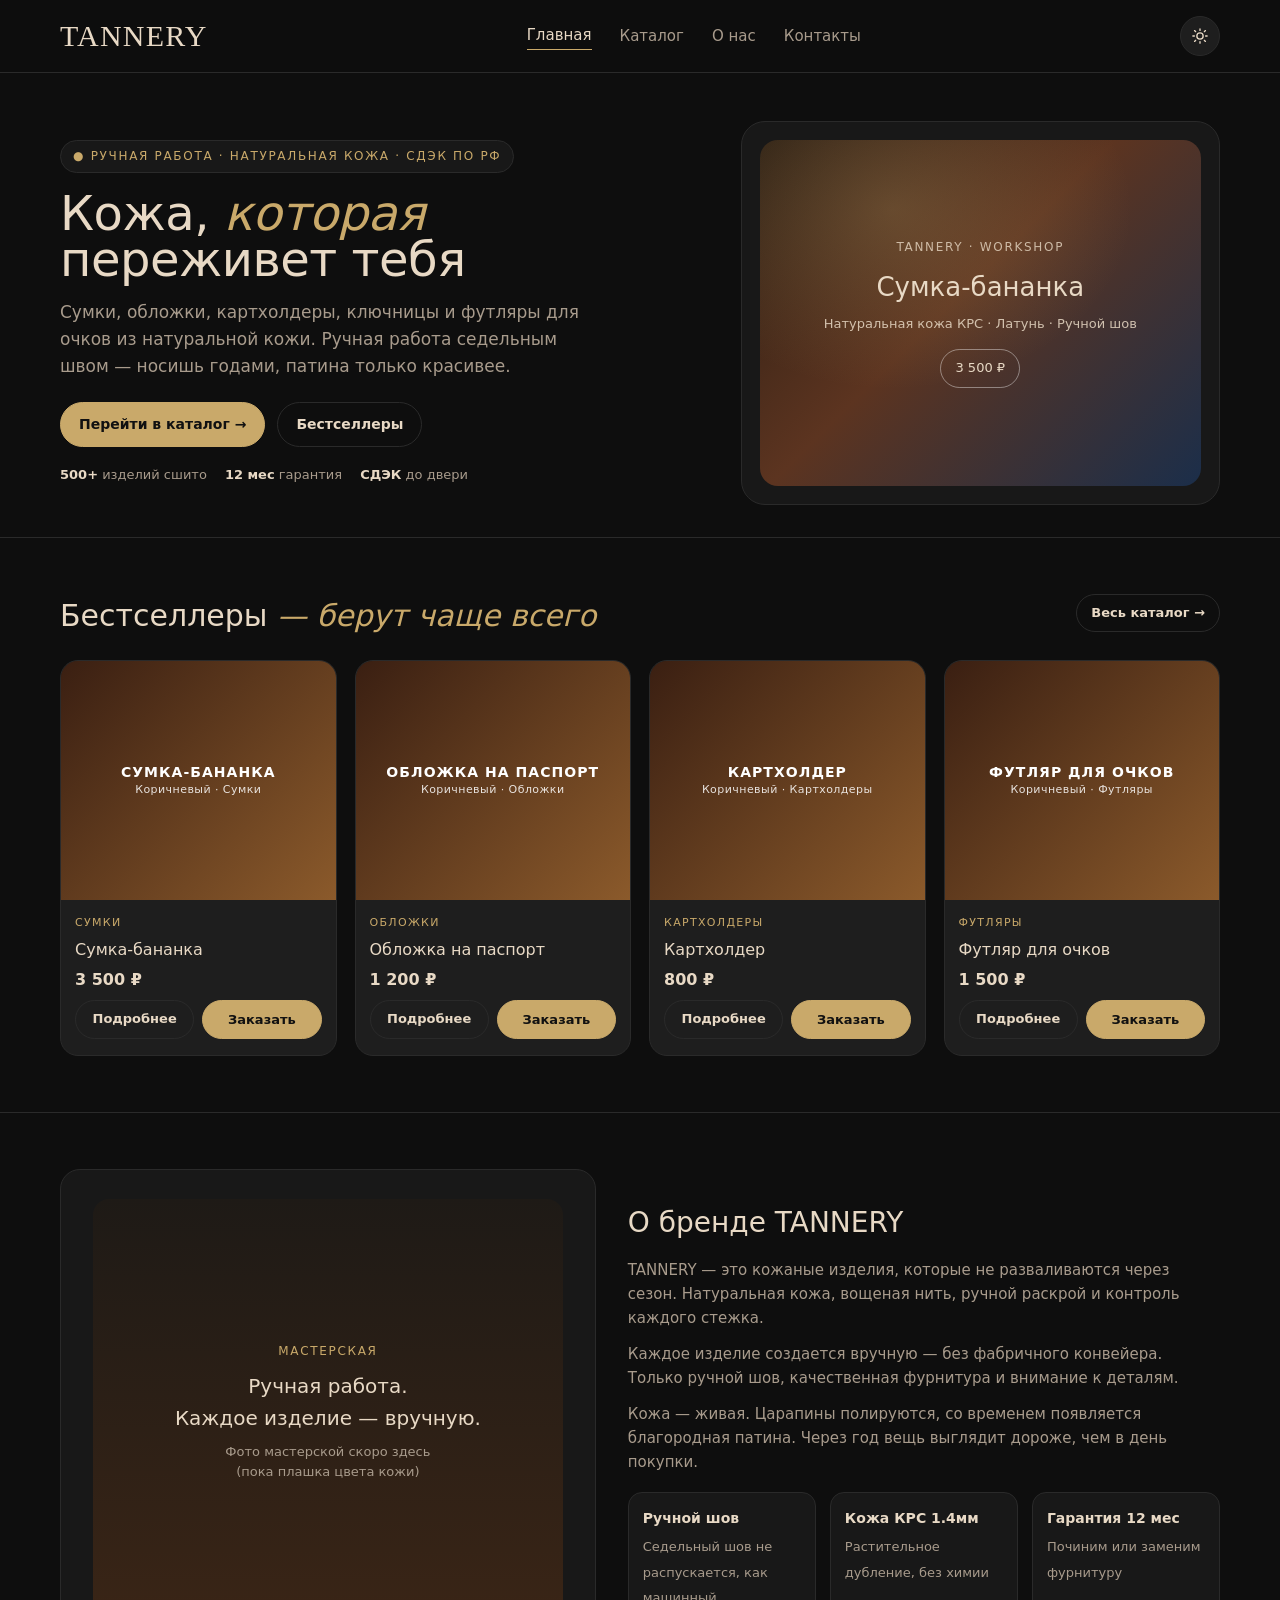
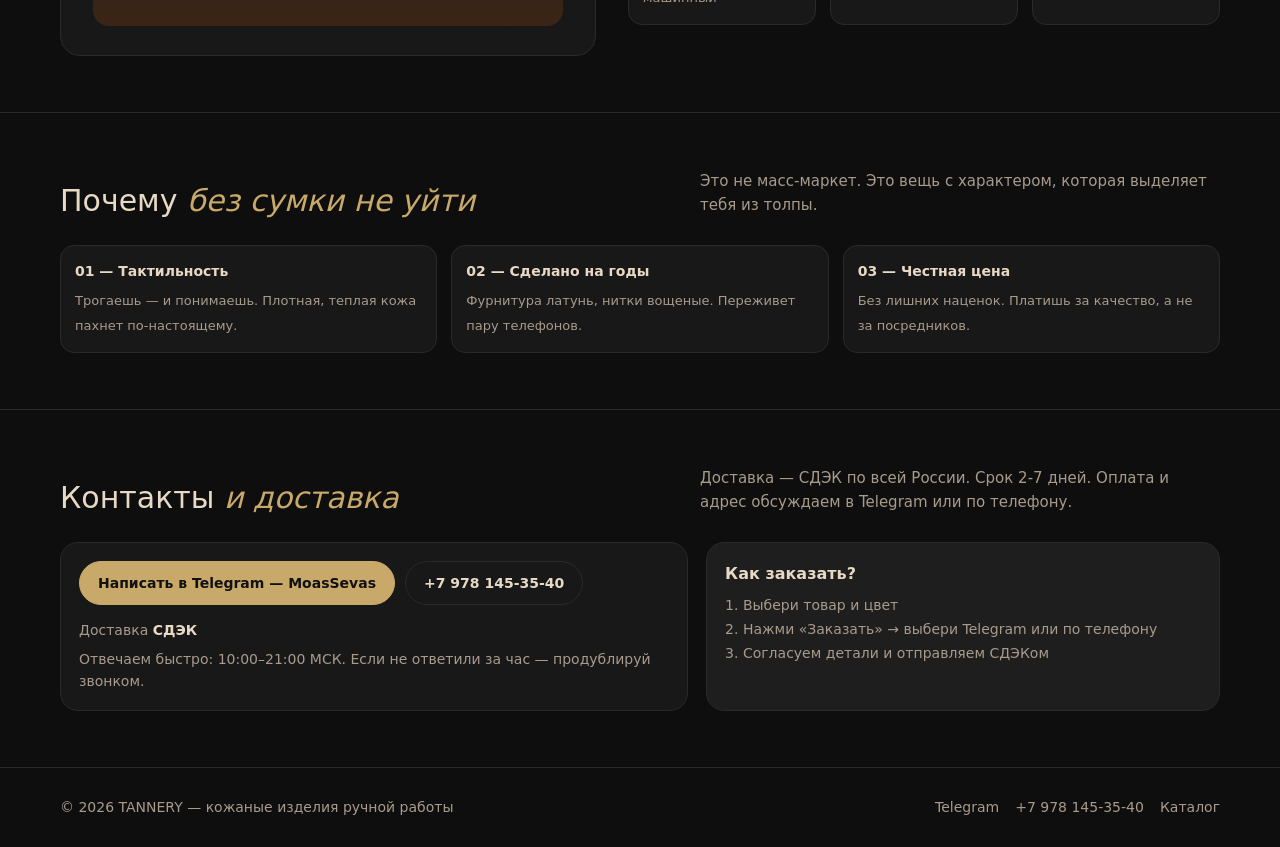
<file: index.html>
<!doctype html>
<html lang="ru">
<head>
<meta charset="utf-8" />
<meta name="viewport" content="width=device-width,initial-scale=1" />
<title>TANNERY — кожаные изделия ручной работы</title>
<meta name="description" content="TANNERY — сумки, обложки на паспорт, картхолдеры, ключницы, футляры для очков из натуральной кожи. Ручная работа. Доставка СДЭК." />
<link rel="stylesheet" href="assets/css/style.css?v=5" />
</head>
<body>

<header class="header">
  <div class="container header__inner">
    <a href="index.html" class="logo">TANNERY</a>
    <nav class="nav" id="nav">
      <a href="index.html" class="active">Главная</a>
      <a href="catalog.html">Каталог</a>
      <a href="#about">О нас</a>
      <a href="#contacts">Контакты</a>
    </nav>
    <div class="header__actions">
      <button class="theme-toggle" id="themeToggle" aria-label="Переключить тему">☀️</button>
      <button class="burger" id="burger" aria-label="Меню">☰</button>
    </div>
  </div>
</header>

<section class="hero">
  <div class="container hero__grid">
    <div>
      <div class="hero__label">● Ручная работа · Натуральная кожа · СДЭК по РФ</div>
      <h1 class="hero__title">Кожа, <i>которая</i><br/>переживет тебя</h1>
      <p class="hero__desc">Сумки, обложки, картхолдеры, ключницы и футляры для очков из натуральной кожи. Ручная работа седельным швом — носишь годами, патина только красивее.</p>
      <div class="hero__cta">
        <a href="catalog.html" class="btn btn--accent">Перейти в каталог →</a>
        <a href="#bestsellers" class="btn btn--ghost">Бестселлеры</a>
      </div>
      <div class="hero__trust">
        <span><strong>500+</strong> изделий сшито</span>
        <span><strong>12 мес</strong> гарантия</span>
        <span><strong>СДЭК</strong> до двери</span>
      </div>
    </div>
    <div class="hero__visual">
      <div class="hero__visual-card">
        <div>
          <div style="font-size:12px; letter-spacing:.14em; text-transform:uppercase; opacity:.8">TANNERY · Workshop</div>
          <div style="font-size:26px; margin:10px 0 6px">Сумка-бананка</div>
          <div style="font-size:13px; opacity:.85">Натуральная кожа КРС · Латунь · Ручной шов</div>
          <div style="margin-top:14px; display:inline-block; border:1px solid rgba(255,255,255,.4); padding:8px 14px; border-radius:999px; font-size:13px">3 500 ₽</div>
        </div>
      </div>
    </div>
  </div>
</section>

<section class="section" id="bestsellers-sec">
  <div class="container">
    <div class="section__head">
      <h2 class="section__title">Бестселлеры <span>— берут чаще всего</span></h2>
      <a href="catalog.html" class="btn btn--ghost btn--sm">Весь каталог →</a>
    </div>
    <div class="grid" id="bestsellers"></div>
  </div>
</section>

<section class="section" id="about">
  <div class="container about">
    <div class="about__img">
      <div class="about__img-inner">
        <div>
          <div style="font-size:12px; letter-spacing:.14em; text-transform:uppercase; color:var(--accent)">Мастерская</div>
          <div style="font-size:20px; margin:8px 0">Ручная работа.<br/>Каждое изделие — вручную.</div>
          <div style="font-size:13px; color:var(--text-muted)">Фото мастерской скоро здесь<br/>(пока плашка цвета кожи)</div>
        </div>
      </div>
    </div>
    <div class="about__text">
      <h2>О бренде TANNERY</h2>
      <p>TANNERY — это кожаные изделия, которые не разваливаются через сезон. Натуральная кожа, вощеная нить, ручной раскрой и контроль каждого стежка.</p>
      <p>Каждое изделие создается вручную — без фабричного конвейера. Только ручной шов, качественная фурнитура и внимание к деталям.</p>
      <p>Кожа — живая. Царапины полируются, со временем появляется благородная патина. Через год вещь выглядит дороже, чем в день покупки.</p>
      <div class="features">
        <div class="feature"><strong>Ручной шов</strong><span>Седельный шов не распускается, как машинный</span></div>
        <div class="feature"><strong>Кожа КРС 1.4мм</strong><span>Растительное дубление, без химии</span></div>
        <div class="feature"><strong>Гарантия 12 мес</strong><span>Починим или заменим фурнитуру</span></div>
      </div>
    </div>
  </div>
</section>

<section class="section">
  <div class="container">
    <div class="section__head">
      <h2 class="section__title">Почему <span>без сумки не уйти</span></h2>
      <p class="section__sub">Это не масс-маркет. Это вещь с характером, которая выделяет тебя из толпы.</p>
    </div>
    <div style="display:grid; grid-template-columns:repeat(3,1fr); gap:14px">
      <div class="feature"><strong>01 — Тактильность</strong><span>Трогаешь — и понимаешь. Плотная, теплая кожа пахнет по-настоящему.</span></div>
      <div class="feature"><strong>02 — Сделано на годы</strong><span>Фурнитура латунь, нитки вощеные. Переживет пару телефонов.</span></div>
      <div class="feature"><strong>03 — Честная цена</strong><span>Без лишних наценок. Платишь за качество, а не за посредников.</span></div>
    </div>
  </div>
</section>

<section class="section" id="contacts">
  <div class="container">
    <div class="section__head">
      <h2 class="section__title">Контакты <span>и доставка</span></h2>
      <p class="section__sub">Доставка — СДЭК по всей России. Срок 2-7 дней. Оплата и адрес обсуждаем в Telegram или по телефону.</p>
    </div>
    <div style="display:grid; grid-template-columns:1.1fr .9fr; gap:18px">
      <div style="border:1px solid var(--border); border-radius:18px; padding:18px; background:var(--bg-soft)">
        <div style="display:flex; gap:10px; flex-wrap:wrap; margin-bottom:14px">
          <a href="https://t.me/MoasSevas" target="_blank" class="btn btn--accent">Написать в Telegram — MoasSevas</a>
          <a href="tel:+79781453540" class="btn btn--ghost">+7 978 145-35-40</a>
        </div>
        <div style="font-size:14px; color:var(--text-muted)">
          <div>Доставка <strong style="color:var(--text)">СДЭК</strong></div>
          <div style="margin-top:6px">Отвечаем быстро: 10:00–21:00 МСК. Если не ответили за час — продублируй звонком.</div>
        </div>
      </div>
      <div style="border:1px solid var(--border); border-radius:18px; padding:18px; background:var(--bg-card)">
        <div style="font-weight:700; margin-bottom:8px">Как заказать?</div>
        <div style="font-size:14px; color:var(--text-muted); line-height:1.7">
          1. Выбери товар и цвет<br/>
          2. Нажми «Заказать» → выбери Telegram или по телефону<br/>
          3. Согласуем детали и отправляем СДЭКом
        </div>
      </div>
    </div>
  </div>
</section>

<footer class="footer">
  <div class="container footer__grid">
    <div>© 2026 TANNERY — кожаные изделия ручной работы</div>
    <div style="display:flex; gap:16px">
      <a href="https://t.me/MoasSevas" target="_blank">Telegram</a>
      <a href="tel:+79781453540">+7 978 145-35-40</a>
      <a href="catalog.html">Каталог</a>
    </div>
  </div>
</footer>

<div class="modal" id="orderModal">
  <div class="modal__overlay"></div>
  <div class="modal__box">
    <button class="modal__close" aria-label="Закрыть">✕</button>
    <div class="modal__title">Оформить заказ</div>
    <div class="modal__sub">Выбери удобный способ — мы ответим в течение часа (10:00–21:00)</div>
    <div style="background:var(--bg-card); border:1px solid var(--border); border-radius:12px; padding:10px 12px; font-size:13px; margin-bottom:14px">
      <span style="color:var(--text-muted)">Товар:</span> <strong id="orderProductName">—</strong>
    </div>
    <a id="tgBtn" href="https://t.me/MoasSevas" target="_blank" class="modal__btn modal__btn--tg">Написать в Telegram — MoasSevas ↗</a>
    <a href="tel:+79781453540" class="modal__btn modal__btn--phone">+7 978 145-35-40 📞</a>
    <div class="modal__hint">Доставка СДЭК · Оплата после согласования · Гарантия 12 мес</div>
  </div>
</div>

<script src="assets/js/products.js"></script>
<script src="assets/js/app.js"></script>
</body>
</html>
</file>
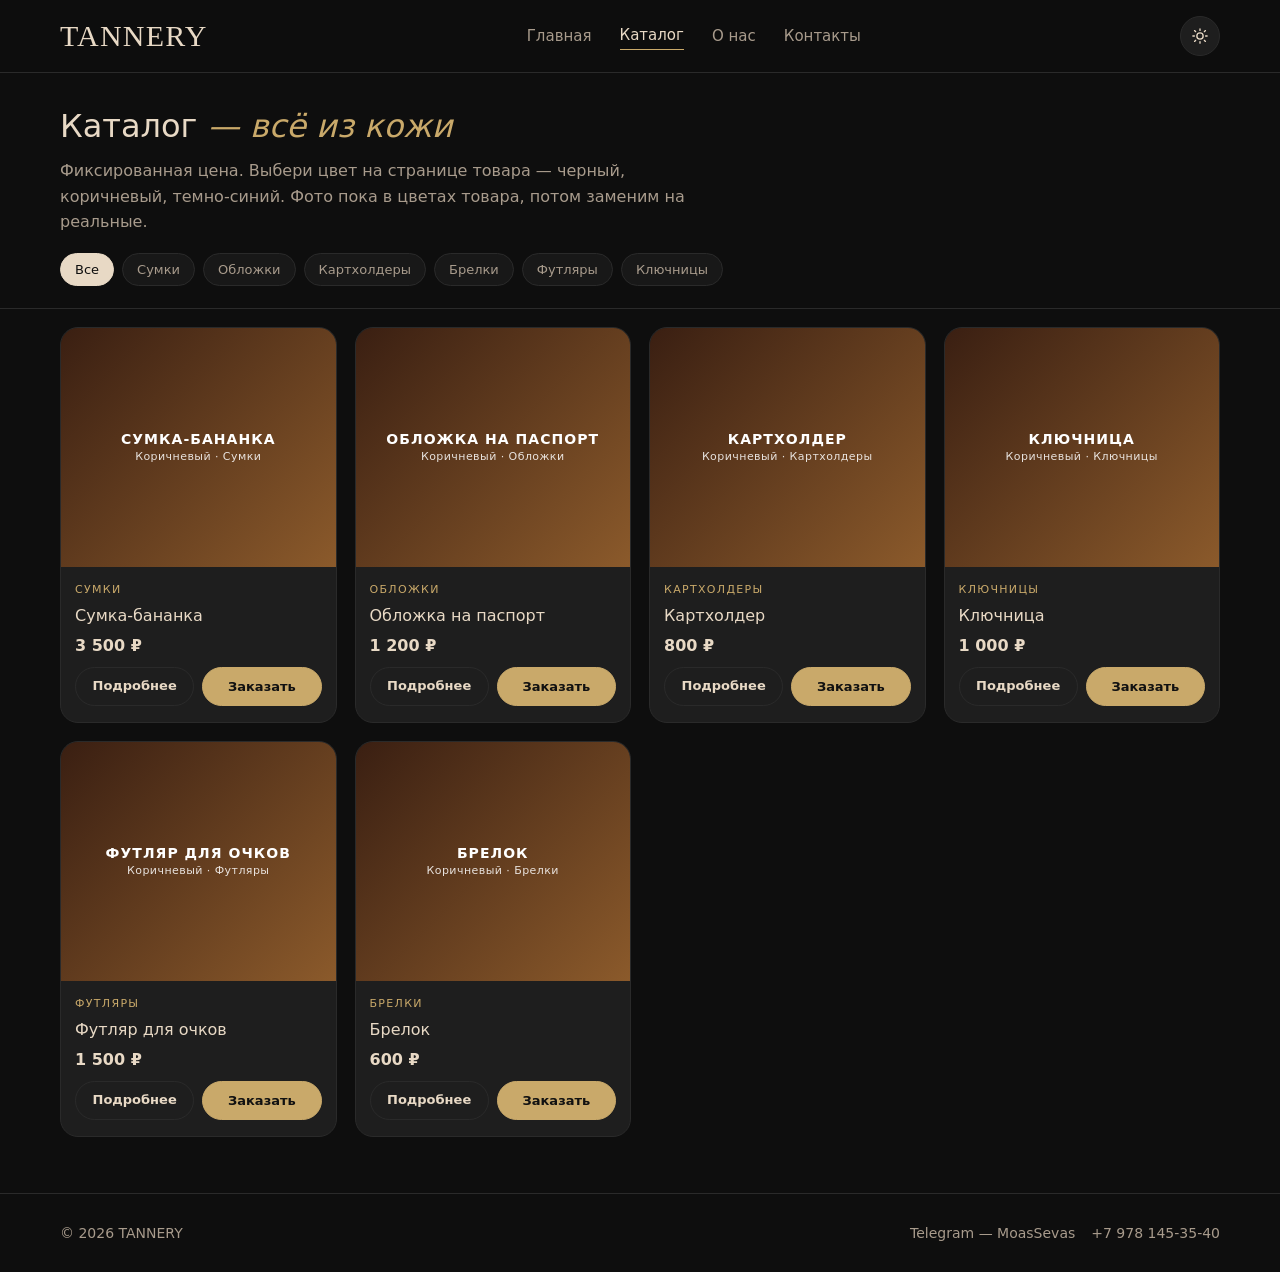
<file: catalog.html>
<!doctype html>
<html lang="ru">
<head>
<meta charset="utf-8" />
<meta name="viewport" content="width=device-width,initial-scale=1" />
<title>Каталог — TANNERY</title>
<link rel="stylesheet" href="assets/css/style.css?v=5" />
</head>
<body>
<header class="header">
  <div class="container header__inner">
    <a href="index.html" class="logo">TANNERY</a>
    <nav class="nav" id="nav">
      <a href="index.html">Главная</a>
      <a href="catalog.html" class="active">Каталог</a>
      <a href="index.html#about">О нас</a>
      <a href="index.html#contacts">Контакты</a>
    </nav>
    <div class="header__actions">
      <button class="theme-toggle" id="themeToggle" aria-label="Переключить тему">☀️</button>
      <button class="burger" id="burger">☰</button>
    </div>
  </div>
</header>

<div class="container" style="padding:28px 20px 0">
  <h1 style="font-size:32px; font-weight:400">Каталог <span style="color:var(--accent); font-style:italic">— всё из кожи</span></h1>
  <p style="color:var(--text-muted); margin-top:6px; max-width:640px">Фиксированная цена. Выбери цвет на странице товара — черный, коричневый, темно-синий. Фото пока в цветах товара, потом заменим на реальные.</p>
  <div class="filters" style="margin-top:18px">
    <button class="chip active" data-cat="Все">Все</button>
    <button class="chip" data-cat="Сумки">Сумки</button>
    <button class="chip" data-cat="Обложки">Обложки</button>
    <button class="chip" data-cat="Картхолдеры">Картхолдеры</button>
    <button class="chip" data-cat="Брелки">Брелки</button>
    <button class="chip" data-cat="Футляры">Футляры</button>
    <button class="chip" data-cat="Ключницы">Ключницы</button>
  </div>
</div>

<section class="section" style="padding-top:18px">
  <div class="container">
    <div class="grid" id="catalogGrid"></div>
  </div>
</section>

<footer class="footer">
  <div class="container footer__grid">
    <div>© 2026 TANNERY</div>
    <div style="display:flex; gap:16px">
      <a href="https://t.me/MoasSevas" target="_blank">Telegram — MoasSevas</a>
      <a href="tel:+79781453540">+7 978 145-35-40</a>
    </div>
  </div>
</footer>

<div class="modal" id="orderModal">
  <div class="modal__overlay"></div>
  <div class="modal__box">
    <button class="modal__close">✕</button>
    <div class="modal__title">Оформить заказ</div>
    <div class="modal__sub">Товар: <strong id="orderProductName">—</strong></div>
    <a id="tgBtn" href="https://t.me/MoasSevas" target="_blank" class="modal__btn modal__btn--tg">Написать в Telegram — MoasSevas ↗</a>
    <a href="tel:+79781453540" class="modal__btn modal__btn--phone">+7 978 145-35-40 📞</a>
    <div class="modal__hint">Доставка СДЭК по РФ · Оплата после согласования</div>
  </div>
</div>

<script src="assets/js/products.js"></script>
<script src="assets/js/app.js"></script>
</body>
</html>
</file>
<file: assets/css/style.css>
@font-face {
  font-family: 'CyrillicGothSHA';
  src: url('[data-uri]') format('woff2');
  font-weight: 400;
  font-style: normal;
  font-display: swap;
}

:root {
  --bg: #0E0E0E;
  --bg-soft: #181818;
  --bg-card: #1E1E1E;
  --text: #E8D9C5;
  --text-muted: #A89B8C;
  --accent: #C9A96A;
  --accent-hover: #D9B97E;
  --border: #2A2A2A;
  --overlay: rgba(0,0,0,0.7);
  --radius: 16px;
  --max: 1200px;
}

[data-theme="light"] {
  --bg: #F5F1E8;
  --bg-soft: #FFFFFF;
  --bg-card: #FFFFFF;
  --text: #1A1A1A;
  --text-muted: #6B5E52;
  --accent: #8B5A2B;
  --accent-hover: #A66E33;
  --border: #E8DDD0;
  --overlay: rgba(0,0,0,0.4);
}

* { box-sizing: border-box; margin: 0; padding: 0; }

html { scroll-behavior: smooth; }

body {
  font-family: Inter, system-ui, -apple-system, 'Segoe UI', Roboto, Helvetica, Arial, sans-serif;
  background: var(--bg);
  color: var(--text);
  line-height: 1.6;
  -webkit-font-smoothing: antialiased;
  transition: background 0.3s, color 0.3s;
}

a { color: inherit; text-decoration: none; }
img { max-width: 100%; display: block; }
button { font-family: inherit; cursor: pointer; }

.container {
  max-width: var(--max);
  margin: 0 auto;
  padding: 0 20px;
}

/* Header */
.header {
  position: sticky;
  top: 0;
  z-index: 50;
  background: color-mix(in srgb, var(--bg) 92%, transparent);
  backdrop-filter: blur(12px);
  border-bottom: 1px solid var(--border);
}
.header__inner {
  display: flex;
  align-items: center;
  justify-content: space-between;
  height: 72px;
  gap: 16px;
}
.logo {
  font-family: 'CyrillicGothSHA', 'CyrillicGoth', serif;
  font-weight: 400;
  font-size: 30px;
  letter-spacing: 0.04em;
  white-space: nowrap;
  line-height: 1;
}
.logo span { color: var(--accent); }

.nav { display: flex; gap: 28px; align-items: center; }
.nav a { font-size: 15px; color: var(--text-muted); transition: color .2s; }
.nav a:hover, .nav a.active { color: var(--text); }
.nav a.active { border-bottom: 1px solid var(--accent); padding-bottom: 2px; }

.header__actions { display: flex; gap: 12px; align-items: center; }
.btn { display: inline-flex; align-items: center; justify-content: center; gap: 8px; padding: 10px 18px; border-radius: 999px; font-size: 14px; font-weight: 700; border: 1px solid transparent; transition: all .2s; }
.btn--accent { background: var(--accent); color: #111; border-color: var(--accent); }
.btn--accent:hover { background: var(--accent-hover); transform: translateY(-1px); }
.btn--ghost { background: transparent; border-color: var(--border); color: var(--text); }
.btn--ghost:hover { border-color: var(--accent); color: var(--accent); }
.btn--sm { padding: 8px 14px; font-size: 13px; }

.theme-toggle {
  width: 40px; height: 40px; border-radius: 50%; border: 1px solid var(--border); background: var(--bg-card); color: var(--text); display: grid; place-items: center; line-height: 1;
}
.theme-toggle svg { width: 18px; height: 18px; display: block; }
[data-theme="dark"] .theme-toggle { color: #E8D9C5; }
[data-theme="light"] .theme-toggle { color: #1A1A1A; }
.burger { display: none; width: 40px; height: 40px; border: 1px solid var(--border); border-radius: 10px; background: var(--bg-card); }

/* Hero */
.hero { padding: 48px 0 32px; }
.hero__grid { display: grid; grid-template-columns: 1.15fr 0.85fr; gap: 32px; align-items: center; }
.hero__label { display: inline-flex; align-items: center; gap: 8px; font-size: 12px; letter-spacing: 0.14em; text-transform: uppercase; color: var(--accent); border: 1px solid var(--border); padding: 6px 12px; border-radius: 999px; margin-bottom: 18px; background: var(--bg-soft); }
.hero__title { font-family: Inter, system-ui, sans-serif; font-size: 48px; line-height: 0.95; font-weight: 400; letter-spacing: -0.01em; margin-bottom: 16px; }
.hero__title i { font-style: italic; color: var(--accent); }
.hero__desc { color: var(--text-muted); font-size: 17px; max-width: 540px; margin-bottom: 22px; }
.hero__cta { display: flex; gap: 12px; flex-wrap: wrap; margin-bottom: 18px; }
.hero__trust { display: flex; gap: 18px; flex-wrap: wrap; color: var(--text-muted); font-size: 13px; }
.hero__trust strong { color: var(--text); }
.hero__visual { position: relative; aspect-ratio: 4/3.2; background: var(--bg-soft); border: 1px solid var(--border); border-radius: 24px; overflow: hidden; display: grid; place-items: center; padding: 18px; }
.hero__visual-card { width: 100%; height: 100%; border-radius: 18px; background: linear-gradient(135deg, #2A1D12 0%, #5C3420 45%, #1B2E4A 100%); display: grid; place-items: center; color: #E8D9C5; text-align: center; padding: 24px; position: relative; overflow: hidden; }
.hero__visual-card::after { content: ''; position: absolute; inset: 0; background: radial-gradient(400px 300px at 30% 20%, rgba(201,169,106,0.25), transparent 60%); }
.hero__visual-card > * { position: relative; z-index: 1; }

/* Sections */
.section { padding: 56px 0; border-top: 1px solid var(--border); }
.section__head { display: flex; align-items: end; justify-content: space-between; gap: 16px; margin-bottom: 28px; flex-wrap: wrap; }
.section__title { font-size: 30px; font-weight: 400; line-height: 1.1; }
.section__title span { color: var(--accent); font-style: italic; }
.section__sub { color: var(--text-muted); max-width: 520px; font-size: 15px; }

/* Cards */
.grid { display: grid; grid-template-columns: repeat(4, 1fr); gap: 18px; }
.card { background: var(--bg-card); border: 1px solid var(--border); border-radius: 18px; overflow: hidden; display: flex; flex-direction: column; transition: transform .2s, border-color .2s, box-shadow .2s; }
.card:hover { transform: translateY(-4px); border-color: var(--accent); box-shadow: 0 12px 32px rgba(0,0,0,0.18); }
.card__img { aspect-ratio: 1.15; display: grid; place-items: center; color: #fff; font-size: 13px; letter-spacing: 0.08em; text-transform: uppercase; position: relative; }
.card__img small { opacity: 0.85; font-size: 11px; letter-spacing: 0.04em; text-transform: none; }
.card__body { padding: 14px 14px 16px; display: flex; flex-direction: column; gap: 8px; flex: 1; }
.card__cat { font-size: 11px; letter-spacing: 0.12em; text-transform: uppercase; color: var(--accent); }
.card__name { font-size: 16px; line-height: 1.2; }
.card__price { font-weight: 700; font-size: 16px; }
.card__actions { margin-top: auto; display: flex; gap: 8px; }
.card__actions .btn { flex: 1; }

/* About */
.about { display: grid; grid-template-columns: 0.95fr 1.05fr; gap: 32px; align-items: center; }
.about__img { aspect-ratio: 1.1; border-radius: 20px; border: 1px solid var(--border); background: var(--bg-soft); display: grid; place-items: center; overflow: hidden; }
.about__img-inner { width: 88%; height: 88%; border-radius: 16px; background: linear-gradient(180deg, #1E1A16, #3A2516); display: grid; place-items: center; color: var(--text); text-align: center; padding: 20px; }
.about__text h2 { font-size: 28px; font-weight: 400; margin-bottom: 12px; }
.about__text p { color: var(--text-muted); margin-bottom: 12px; font-size: 15px; }
.features { display: grid; grid-template-columns: repeat(3,1fr); gap: 14px; margin-top: 18px; }
.feature { border: 1px solid var(--border); border-radius: 14px; padding: 14px; background: var(--bg-soft); }
.feature strong { display: block; font-size: 14px; margin-bottom: 4px; }
.feature span { font-size: 13px; color: var(--text-muted); }

/* Catalog filters */
.filters { display: flex; gap: 8px; flex-wrap: wrap; margin-bottom: 22px; }
.chip { padding: 8px 14px; border-radius: 999px; border: 1px solid var(--border); background: var(--bg-soft); color: var(--text-muted); font-size: 13px; cursor: pointer; transition: all .2s; }
.chip.active, .chip:hover { background: var(--text); color: var(--bg); border-color: var(--text); }

/* Product page */
.product { display: grid; grid-template-columns: 1.05fr 0.95fr; gap: 32px; padding: 32px 0 48px; }
.gallery { display: flex; flex-direction: column; gap: 12px; }
.gallery__main { aspect-ratio: 1.05; border-radius: 20px; border: 1px solid var(--border); overflow: hidden; display: grid; place-items: center; color: #fff; position: relative; }
.gallery__nav { display: flex; gap: 10px; }
.gallery__thumb { flex: 1; aspect-ratio: 1; border-radius: 12px; border: 2px solid transparent; cursor: pointer; display: grid; place-items: center; color: #fff; font-size: 12px; transition: border-color .2s; }
.gallery__thumb.active { border-color: var(--accent); }
.gallery__arrow { position: absolute; top: 50%; transform: translateY(-50%); width: 36px; height: 36px; border-radius: 50%; border: 1px solid rgba(255,255,255,0.4); background: rgba(0,0,0,0.35); color: #fff; display: grid; place-items: center; backdrop-filter: blur(6px); }
.gallery__arrow.prev { left: 12px; } .gallery__arrow.next { right: 12px; }

.colors { display: flex; gap: 10px; margin: 10px 0 14px; }
.color-btn { width: 36px; height: 36px; border-radius: 50%; border: 2px solid var(--border); cursor: pointer; position: relative; transition: transform .2s, border-color .2s; }
.color-btn.active { border-color: var(--accent); transform: scale(1.08); box-shadow: 0 0 0 3px color-mix(in srgb, var(--accent) 30%, transparent); }
.color-btn.active::after { content: '✓'; position: absolute; inset: 0; display: grid; place-items: center; color: #fff; font-size: 14px; text-shadow: 0 1px 2px rgba(0,0,0,0.6); }

.specs { margin-top: 18px; border: 1px solid var(--border); border-radius: 14px; overflow: hidden; }
.specs__row { display: flex; justify-content: space-between; gap: 12px; padding: 10px 14px; font-size: 14px; border-bottom: 1px solid var(--border); }
.specs__row:last-child { border: 0; }
.specs__row span:first-child { color: var(--text-muted); }


/* Modal */
.modal { position: fixed; inset: 0; display: none; place-items: center; z-index: 80; padding: 16px; }
.modal.open { display: grid; }
.modal__overlay { position: absolute; inset: 0; background: var(--overlay); backdrop-filter: blur(4px); }
.modal__box { position: relative; width: min(420px, 100%); background: var(--bg-soft); border: 1px solid var(--border); border-radius: 20px; padding: 22px; z-index: 1; box-shadow: 0 20px 60px rgba(0,0,0,0.4); }
.modal__close { position: absolute; top: 12px; right: 12px; width: 32px; height: 32px; border-radius: 50%; border: 1px solid var(--border); background: var(--bg-card); display: grid; place-items: center; }
.modal__title { font-size: 18px; margin-bottom: 6px; padding-right: 32px; }
.modal__sub { font-size: 13px; color: var(--text-muted); margin-bottom: 16px; }
.modal__btn { width: 100%; padding: 14px 16px; border-radius: 14px; font-weight: 700; font-size: 15px; display: flex; align-items: center; justify-content: center; gap: 8px; border: 1px solid transparent; margin-bottom: 10px; transition: transform .15s; }
.modal__btn:hover { transform: translateY(-1px); }
.modal__btn--tg { background: #229ED9; color: #fff; }
.modal__btn--phone { background: var(--bg-card); border-color: var(--border); color: var(--text); }
.modal__hint { font-size: 12px; color: var(--text-muted); text-align: center; margin-top: 6px; }

/* Footer */
.footer { border-top: 1px solid var(--border); padding: 28px 0; color: var(--text-muted); font-size: 14px; }
.footer__grid { display: flex; justify-content: space-between; gap: 20px; flex-wrap: wrap; }
.footer a:hover { color: var(--text); }

/* Mobile */
@media (max-width: 980px) {
  .grid { grid-template-columns: repeat(2, 1fr); }
  .hero__grid, .about, .product { grid-template-columns: 1fr; }
  .hero__title { font-size: 40px; }
  .features { grid-template-columns: 1fr; }
  .nav { display: none; }
  .nav.open { display: flex; position: absolute; top: 72px; left: 0; right: 0; background: var(--bg-soft); border-bottom: 1px solid var(--border); padding: 14px 20px; flex-direction: column; align-items: stretch; }
  .burger { display: grid; place-items: center; }
}
@media (max-width: 560px) {
  .grid { grid-template-columns: 1fr; }
  .hero { padding-top: 28px; }
}
</file>
